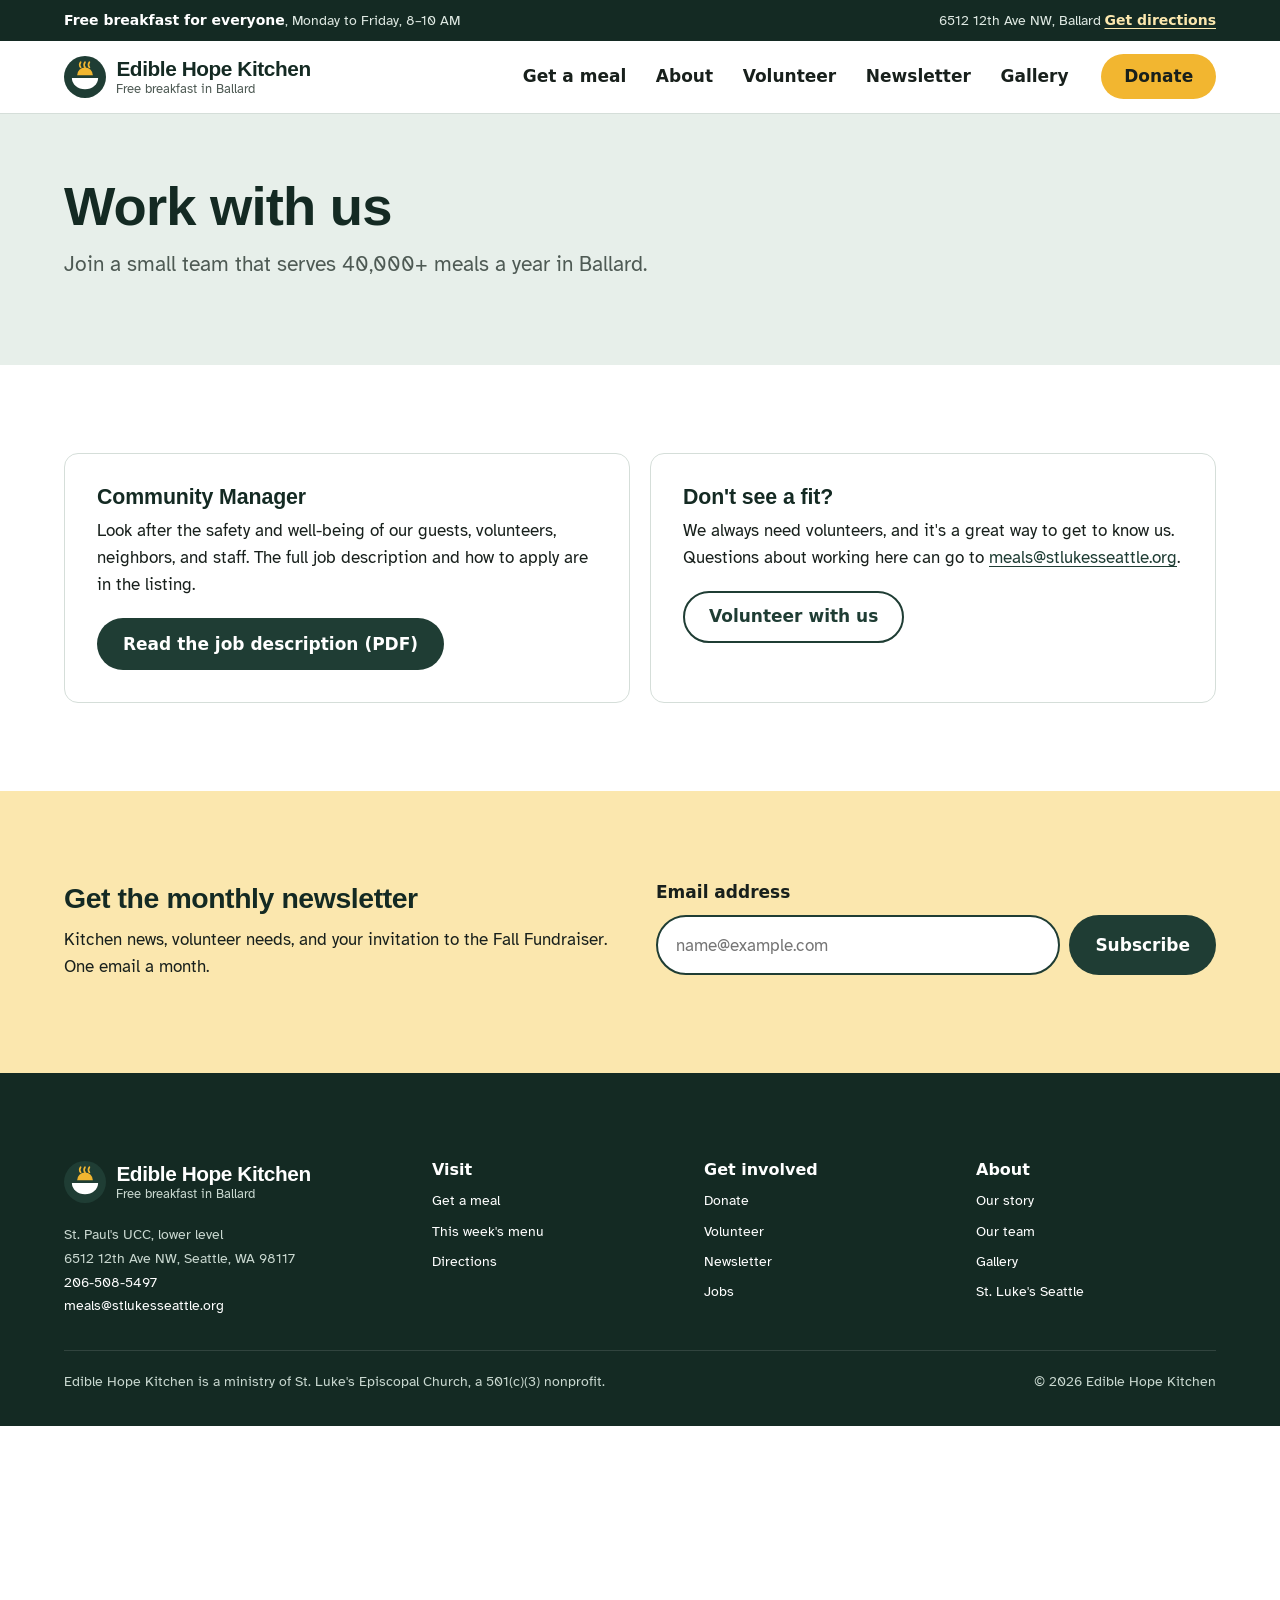
<file: job-opportunities/index.html>
<!doctype html><meta charset="utf-8"><title>Moved</title><link rel="canonical" href="../jobs.html"><meta http-equiv="refresh" content="0; url=../jobs.html"><p>This page has moved. <a href="../jobs.html">Continue</a>.</p>
</file>
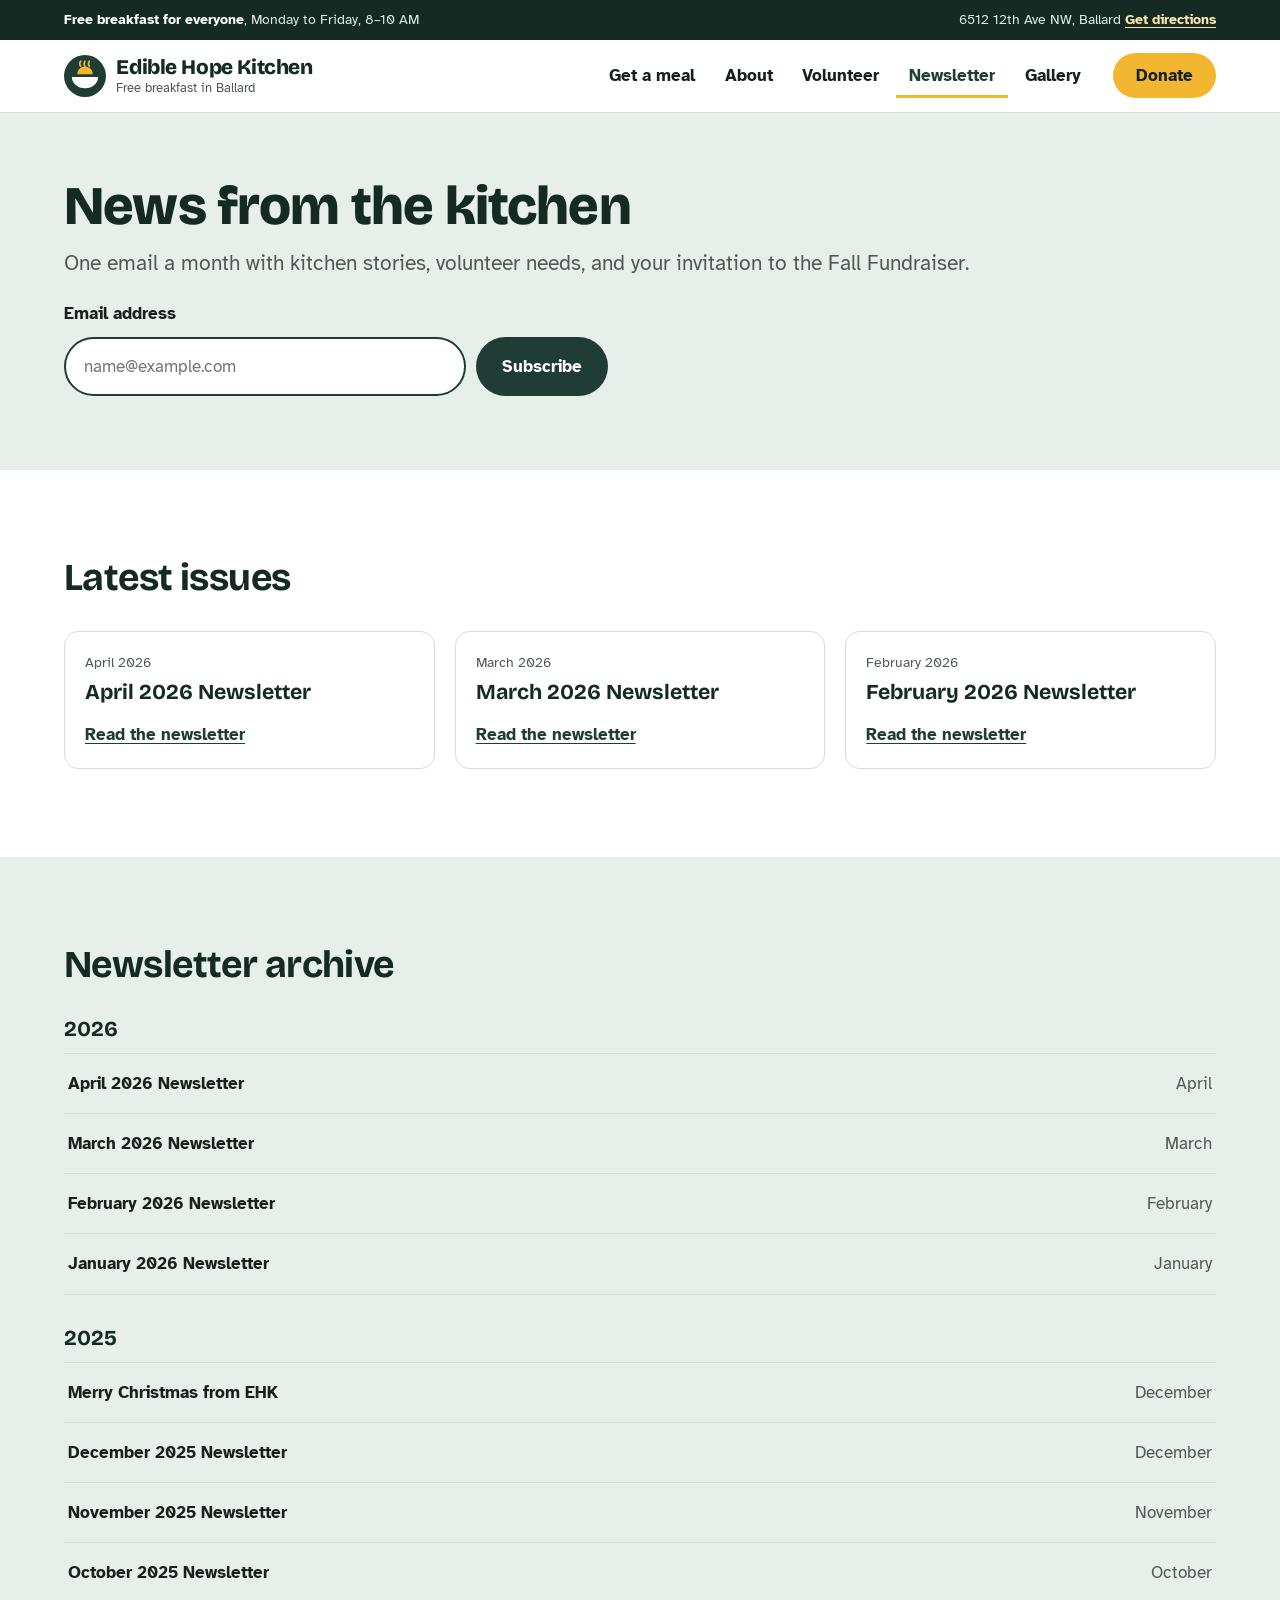
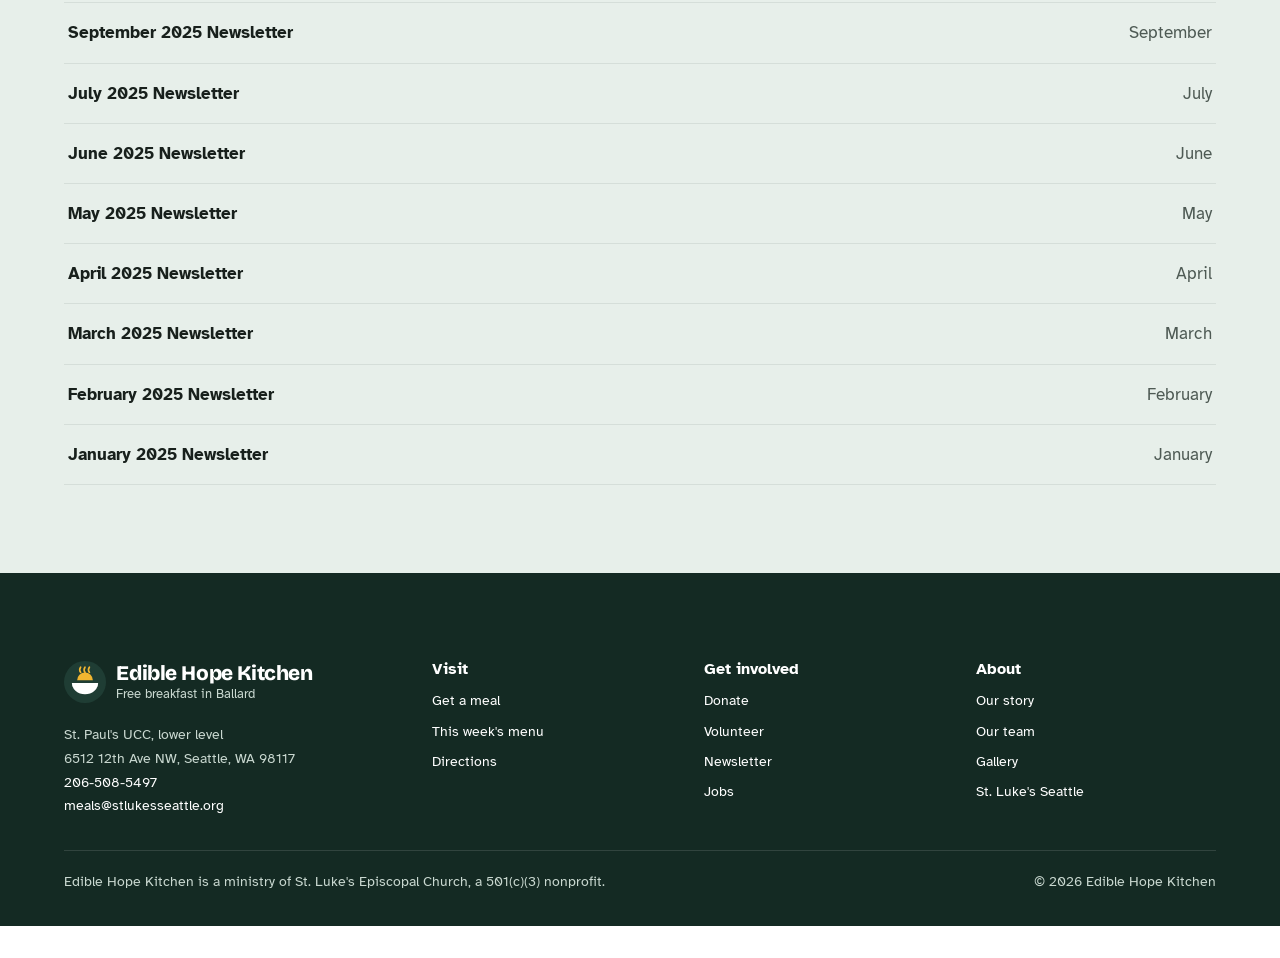
<file: newsletter-archive/index.html>
<!doctype html><meta charset="utf-8"><title>Moved</title><link rel="canonical" href="../newsletter.html"><meta http-equiv="refresh" content="0; url=../newsletter.html"><p>This page has moved. <a href="../newsletter.html">Continue</a>.</p>
</file>
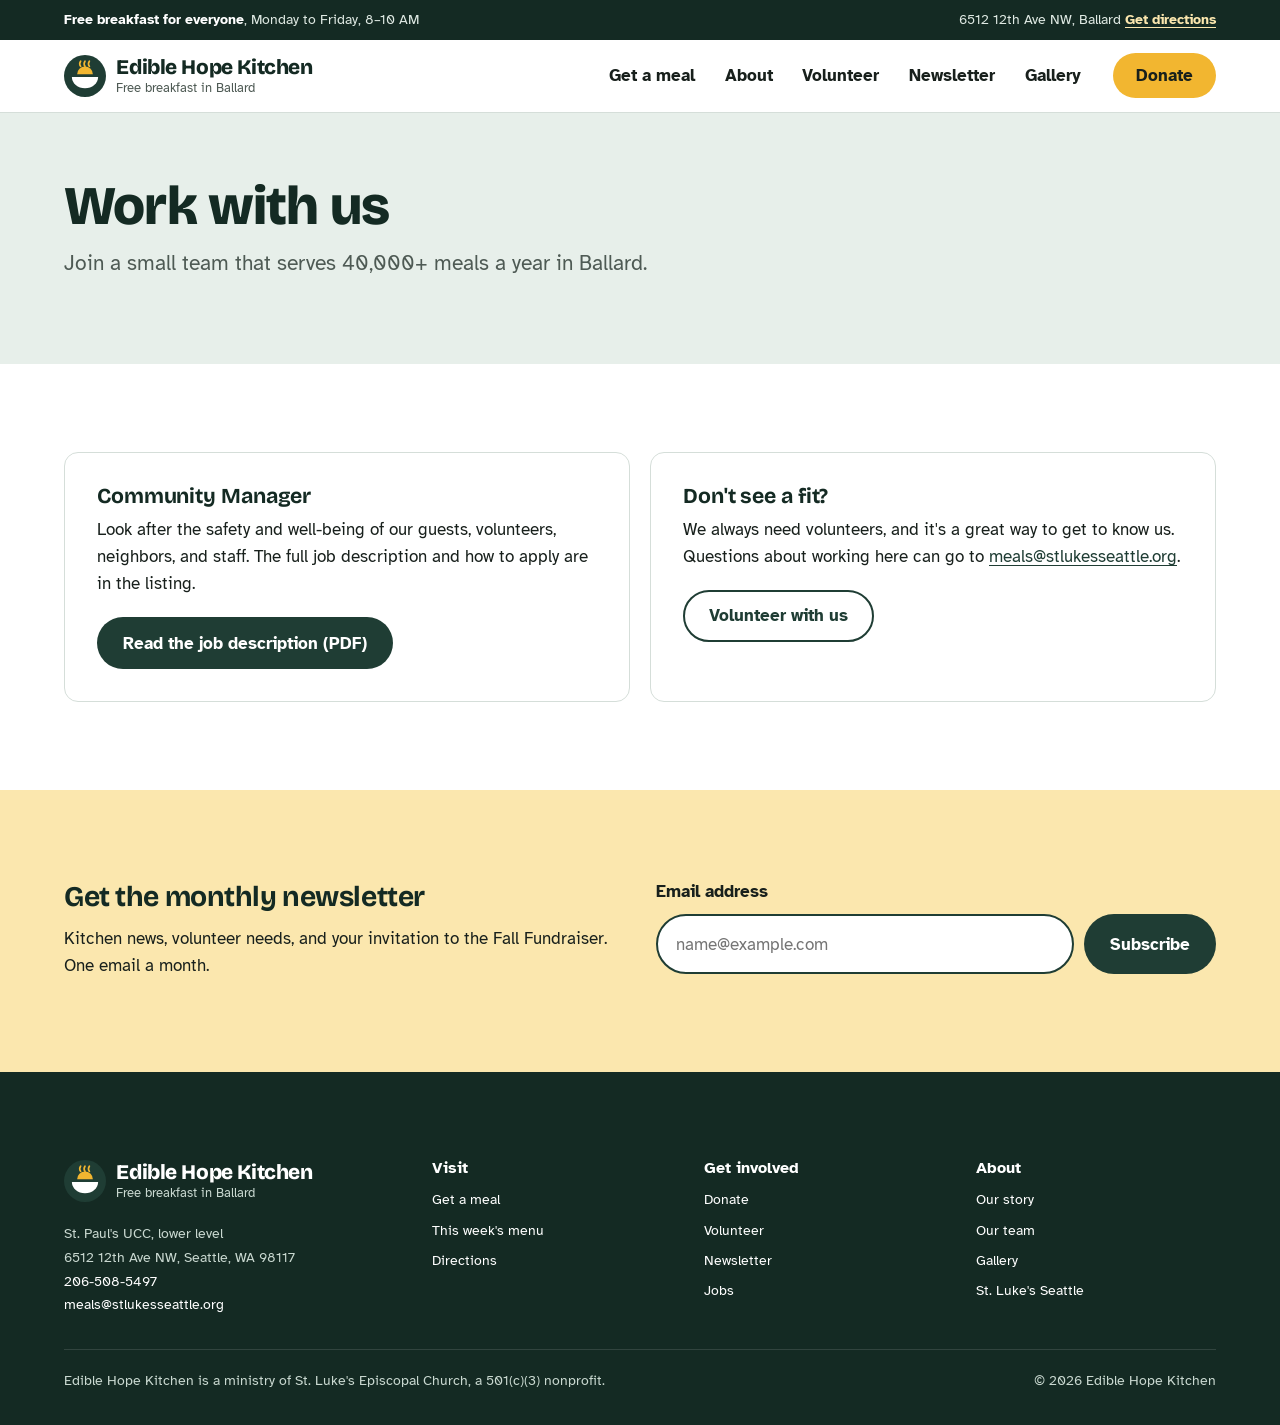
<file: jobs.html>
<!doctype html>
<html lang="en">
<head>
<meta charset="utf-8">
<meta name="viewport" content="width=device-width, initial-scale=1">
<title>Jobs | Edible Hope Kitchen</title>
<meta name="description" content="Job openings at Edible Hope Kitchen, a free breakfast program in Ballard, Seattle.">
<link rel="canonical" href="https://www.ediblehopekitchen.org/jobs.html">
<meta property="og:type" content="website">
<meta property="og:title" content="Jobs | Edible Hope Kitchen">
<meta property="og:description" content="Job openings at Edible Hope Kitchen, a free breakfast program in Ballard, Seattle.">
<meta property="og:image" content="https://images.squarespace-cdn.com/content/v1/62cde73f7ce0787bfe8d91c7/6194a007-853b-4a38-830d-6df1391f5b9d/IMG_7247.jpeg?format=1500w">
<meta name="twitter:card" content="summary_large_image">
<meta name="theme-color" content="#1f3d34">
<link rel="icon" href="assets/favicon.svg" type="image/svg+xml">
<link rel="preconnect" href="https://fonts.googleapis.com">
<link rel="preconnect" href="https://fonts.gstatic.com" crossorigin>
<link href="https://fonts.googleapis.com/css2?family=Atkinson+Hyperlegible:ital,wght@0,400;0,700;1,400&family=Bricolage+Grotesque:opsz,wght@12..96,600;12..96,700;12..96,800&display=swap" rel="stylesheet">
<link rel="stylesheet" href="assets/css/styles.css">
</head>
<body>
<a class="skip-link" href="#main">Skip to content</a>
<div class="utility"><div class="wrap">
  <span><strong>Free breakfast for everyone</strong>, Monday to Friday, 8–10 AM</span>
  <span>6512 12th Ave NW, Ballard <a href="https://www.google.com/maps/dir/?api=1&destination=6512+12th+Ave+NW+Seattle+WA+98117">Get directions</a></span>
</div></div>
<header class="site-header"><div class="wrap">
  <a class="brand" href="index.html"><svg viewBox="0 0 48 48" aria-hidden="true" focusable="false">
  <circle cx="24" cy="24" r="24" fill="#1f3d34"/>
  <path d="M15 22 a9 9 0 0 1 18 0 z" fill="#f2b630"/>
  <path d="M9 25 h30 a15 13 0 0 1 -30 0 z" fill="#fff"/>
  <path d="M19 11 q-2 -3 0 -6 M24 11 q-2 -3 0 -6 M29 11 q-2 -3 0 -6" stroke="#f2b630" stroke-width="2" fill="none" stroke-linecap="round" transform="translate(0 2)"/>
</svg><span class="brand-name">Edible Hope Kitchen<small>Free breakfast in Ballard</small></span></a>
  <nav class="nav" id="site-nav" aria-label="Main">
    <ul>
<li><a href="meals.html">Get a meal</a></li>
<li><a href="about.html">About</a></li>
<li><a href="volunteer.html">Volunteer</a></li>
<li><a href="newsletter.html">Newsletter</a></li>
<li><a href="gallery.html">Gallery</a></li>
    </ul>
  </nav>
  <a class="btn btn--donate header-donate" href="donate.html">Donate</a>
  <button class="nav-toggle" type="button" aria-expanded="false" aria-controls="site-nav">
    <span class="visually-hidden">Menu</span>
    <svg viewBox="0 0 24 24" aria-hidden="true"><path d="M3 6h18M3 12h18M3 18h18" stroke="currentColor" stroke-width="2.2" stroke-linecap="round"/></svg>
  </button>
</div></header>
<main id="main">

<section class="page-hero page-hero--plain"><div class="wrap">
  <div>
    <h1>Work with us</h1>
    <p class="lede">Join a small team that serves 40,000+ meals a year in Ballard.</p>
  </div>
</div></section>
<section class="section"><div class="wrap">
  <div class="panel-grid">
    <div class="panel">
      <h3>Community Manager</h3>
      <p>Look after the safety and well-being of our guests, volunteers, neighbors, and staff. The full job description and how to apply are in the listing.</p>
      <a class="btn btn--green" href="https://www.ediblehopekitchen.org/s/Community-Manager-Job-Description-and-listing.pdf">Read the job description (PDF)</a>
    </div>
    <div class="panel">
      <h3>Don't see a fit?</h3>
      <p>We always need volunteers, and it's a great way to get to know us. Questions about working here can go to <a href="mailto:meals@stlukesseattle.org">meals@stlukesseattle.org</a>.</p>
      <a class="btn btn--ghost" href="volunteer.html">Volunteer with us</a>
    </div>
  </div>
</div></section>

</main>
<section class="signup" aria-labelledby="signup-title"><div class="wrap">
  <div>
    <h2 id="signup-title">Get the monthly newsletter</h2>
    <p>Kitchen news, volunteer needs, and your invitation to the Fall Fundraiser. One email a month.</p>
  </div>
  <form class="signup-form" action="REPLACE_WITH_MAILCHIMP_FORM_URL" method="post" target="_blank" novalidate>
    <label for="email-band">Email address</label>
    <input type="email" id="email-band" name="EMAIL" autocomplete="email" placeholder="name@example.com" required>
    <div class="hp" aria-hidden="true"><input type="text" name="b_honeypot" tabindex="-1" value=""></div>
    <button class="btn btn--green" type="submit">Subscribe</button>
    <p class="form-msg" role="status"></p>
  </form>
</div></section>
<footer class="site-footer"><div class="wrap">
  <div class="footer-grid">
    <div class="footer-brand">
      <a class="brand" href="index.html"><svg viewBox="0 0 48 48" aria-hidden="true" focusable="false">
  <circle cx="24" cy="24" r="24" fill="#1f3d34"/>
  <path d="M15 22 a9 9 0 0 1 18 0 z" fill="#f2b630"/>
  <path d="M9 25 h30 a15 13 0 0 1 -30 0 z" fill="#fff"/>
  <path d="M19 11 q-2 -3 0 -6 M24 11 q-2 -3 0 -6 M29 11 q-2 -3 0 -6" stroke="#f2b630" stroke-width="2" fill="none" stroke-linecap="round" transform="translate(0 2)"/>
</svg><span class="brand-name">Edible Hope Kitchen<small>Free breakfast in Ballard</small></span></a>
      <address>
        St. Paul's UCC, lower level<br>6512 12th Ave NW, Seattle, WA 98117<br>
        <a href="tel:+12065085497">206-508-5497</a><br>
        <a href="mailto:meals@stlukesseattle.org">meals@stlukesseattle.org</a>
      </address>
    </div>
    <div>
      <h2>Visit</h2>
      <ul>
        <li><a href="meals.html">Get a meal</a></li>
        <li><a href="meals.html#menu">This week's menu</a></li>
        <li><a href="https://www.google.com/maps/dir/?api=1&destination=6512+12th+Ave+NW+Seattle+WA+98117">Directions</a></li>
      </ul>
    </div>
    <div>
      <h2>Get involved</h2>
      <ul>
        <li><a href="donate.html">Donate</a></li>
        <li><a href="volunteer.html">Volunteer</a></li>
        <li><a href="newsletter.html">Newsletter</a></li>
        <li><a href="jobs.html">Jobs</a></li>
      </ul>
    </div>
    <div>
      <h2>About</h2>
      <ul>
        <li><a href="about.html">Our story</a></li>
        <li><a href="about.html#team">Our team</a></li>
        <li><a href="gallery.html">Gallery</a></li>
        <li><a href="https://stlukesseattle.org/">St. Luke's Seattle</a></li>
      </ul>
    </div>
  </div>
  <div class="footer-base">
    <span>Edible Hope Kitchen is a ministry of St. Luke's Episcopal Church, a 501(c)(3) nonprofit.</span>
    <span>&copy; <span data-year>2026</span> Edible Hope Kitchen</span>
  </div>
</div></footer>
<div class="quickbar">
  <a class="btn btn--ghost" href="meals.html">Get a meal</a>
  <a class="btn btn--donate" href="donate.html">Donate</a>
</div>
<script src="assets/js/main.js" defer></script>
</body>
</html>
</file>
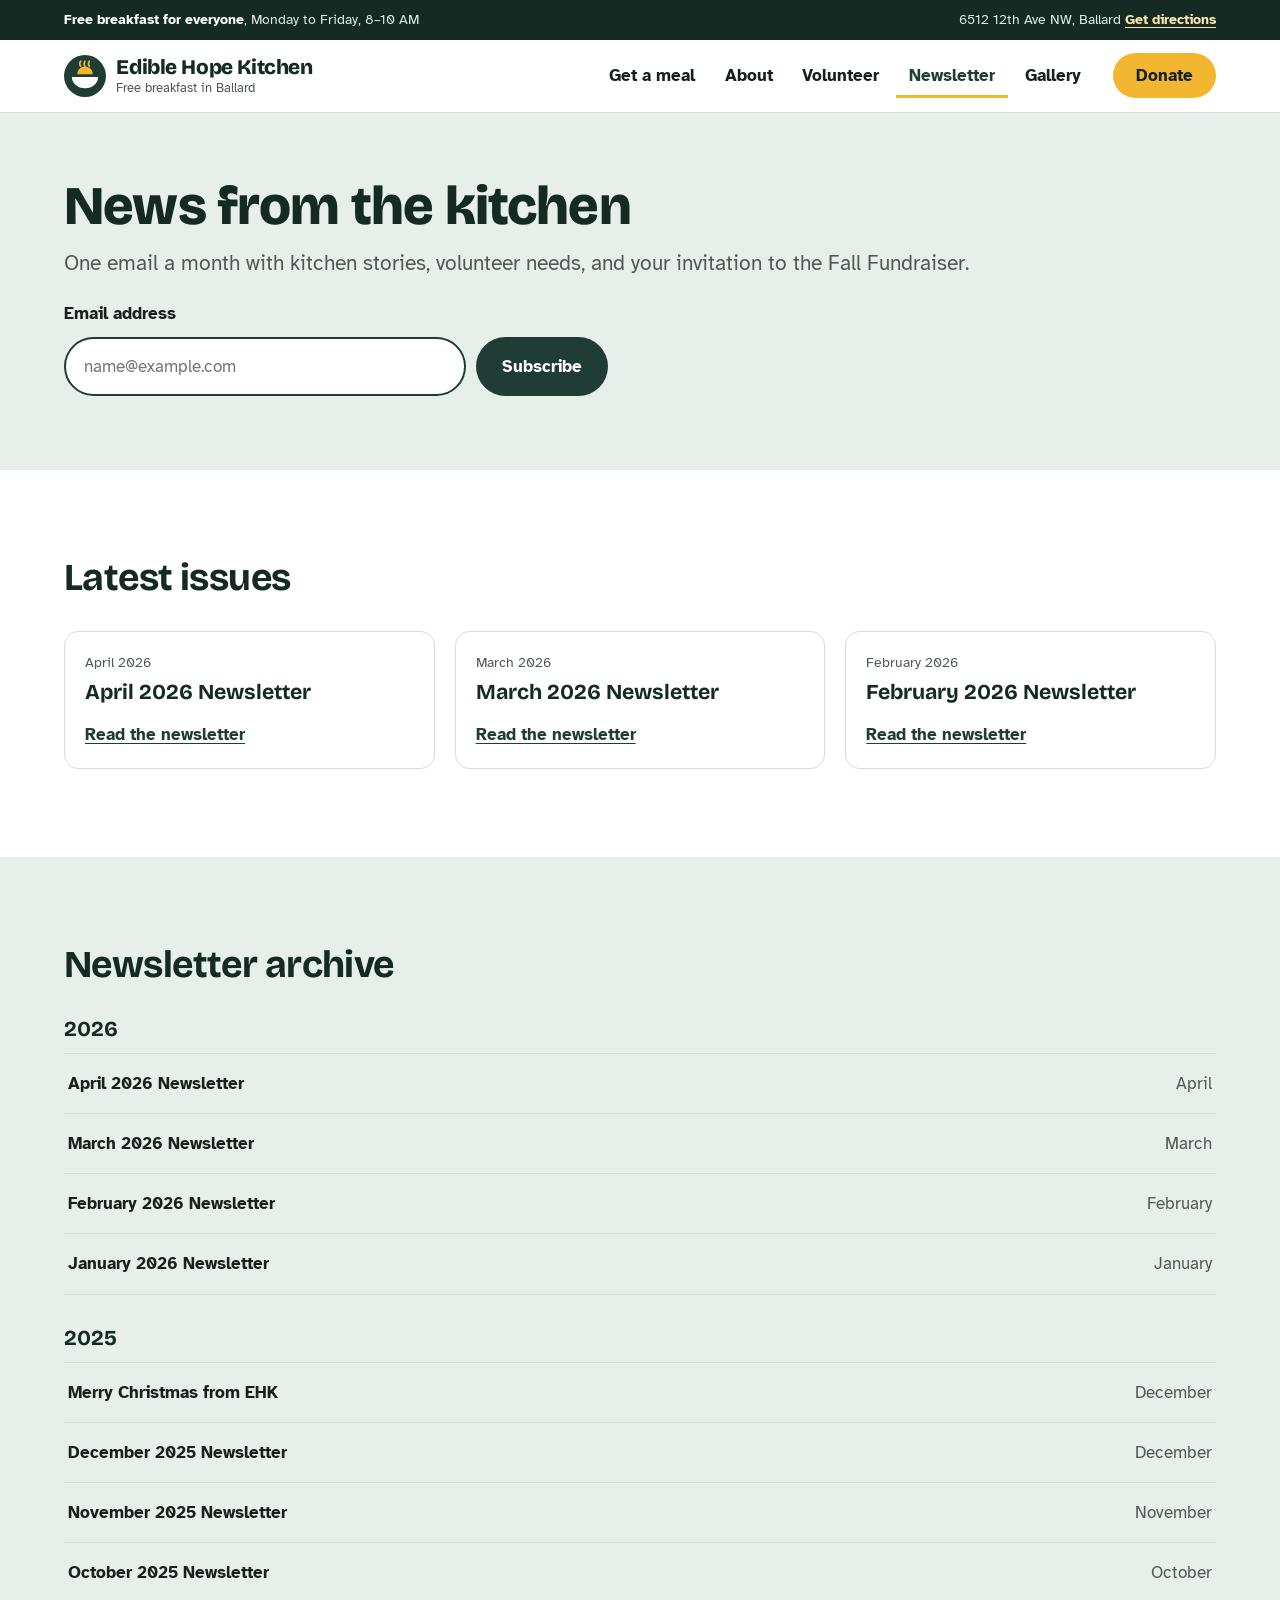
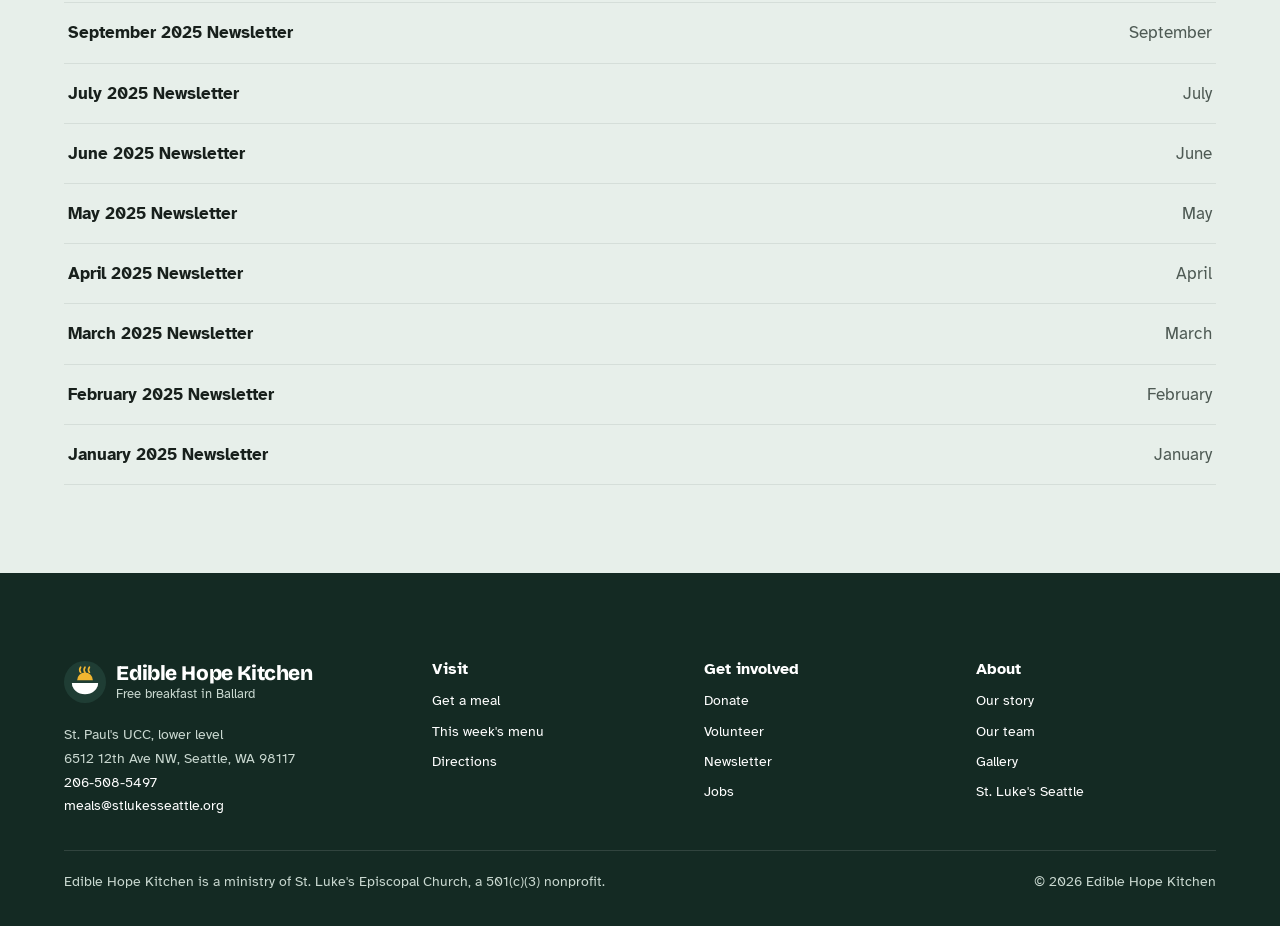
<file: newsletter.html>
<!doctype html>
<html lang="en">
<head>
<meta charset="utf-8">
<meta name="viewport" content="width=device-width, initial-scale=1">
<title>Newsletter | Edible Hope Kitchen</title>
<meta name="description" content="Read the Edible Hope Kitchen monthly newsletter and sign up for updates and Fall Fundraiser invitations.">
<link rel="canonical" href="https://www.ediblehopekitchen.org/newsletter.html">
<meta property="og:type" content="website">
<meta property="og:title" content="Newsletter | Edible Hope Kitchen">
<meta property="og:description" content="Read the Edible Hope Kitchen monthly newsletter and sign up for updates and Fall Fundraiser invitations.">
<meta property="og:image" content="https://images.squarespace-cdn.com/content/v1/62cde73f7ce0787bfe8d91c7/6194a007-853b-4a38-830d-6df1391f5b9d/IMG_7247.jpeg?format=1500w">
<meta name="twitter:card" content="summary_large_image">
<meta name="theme-color" content="#1f3d34">
<link rel="icon" href="assets/favicon.svg" type="image/svg+xml">
<link rel="preconnect" href="https://fonts.googleapis.com">
<link rel="preconnect" href="https://fonts.gstatic.com" crossorigin>
<link href="https://fonts.googleapis.com/css2?family=Atkinson+Hyperlegible:ital,wght@0,400;0,700;1,400&family=Bricolage+Grotesque:opsz,wght@12..96,600;12..96,700;12..96,800&display=swap" rel="stylesheet">
<link rel="stylesheet" href="assets/css/styles.css">
</head>
<body>
<a class="skip-link" href="#main">Skip to content</a>
<div class="utility"><div class="wrap">
  <span><strong>Free breakfast for everyone</strong>, Monday to Friday, 8–10 AM</span>
  <span>6512 12th Ave NW, Ballard <a href="https://www.google.com/maps/dir/?api=1&destination=6512+12th+Ave+NW+Seattle+WA+98117">Get directions</a></span>
</div></div>
<header class="site-header"><div class="wrap">
  <a class="brand" href="index.html"><svg viewBox="0 0 48 48" aria-hidden="true" focusable="false">
  <circle cx="24" cy="24" r="24" fill="#1f3d34"/>
  <path d="M15 22 a9 9 0 0 1 18 0 z" fill="#f2b630"/>
  <path d="M9 25 h30 a15 13 0 0 1 -30 0 z" fill="#fff"/>
  <path d="M19 11 q-2 -3 0 -6 M24 11 q-2 -3 0 -6 M29 11 q-2 -3 0 -6" stroke="#f2b630" stroke-width="2" fill="none" stroke-linecap="round" transform="translate(0 2)"/>
</svg><span class="brand-name">Edible Hope Kitchen<small>Free breakfast in Ballard</small></span></a>
  <nav class="nav" id="site-nav" aria-label="Main">
    <ul>
<li><a href="meals.html">Get a meal</a></li>
<li><a href="about.html">About</a></li>
<li><a href="volunteer.html">Volunteer</a></li>
<li><a href="newsletter.html" aria-current="page">Newsletter</a></li>
<li><a href="gallery.html">Gallery</a></li>
    </ul>
  </nav>
  <a class="btn btn--donate header-donate" href="donate.html">Donate</a>
  <button class="nav-toggle" type="button" aria-expanded="false" aria-controls="site-nav">
    <span class="visually-hidden">Menu</span>
    <svg viewBox="0 0 24 24" aria-hidden="true"><path d="M3 6h18M3 12h18M3 18h18" stroke="currentColor" stroke-width="2.2" stroke-linecap="round"/></svg>
  </button>
</div></header>
<main id="main">

<section class="page-hero page-hero--plain"><div class="wrap">
  <div>
    <h1>News from the kitchen</h1>
    <p class="lede">One email a month with kitchen stories, volunteer needs, and your invitation to the Fall Fundraiser.</p>
    <div style="max-width:34rem"><form class="signup-form" action="REPLACE_WITH_MAILCHIMP_FORM_URL" method="post" target="_blank" novalidate>
    <label for="email-page">Email address</label>
    <input type="email" id="email-page" name="EMAIL" autocomplete="email" placeholder="name@example.com" required>
    <div class="hp" aria-hidden="true"><input type="text" name="b_honeypot" tabindex="-1" value=""></div>
    <button class="btn btn--green" type="submit">Subscribe</button>
    <p class="form-msg" role="status"></p>
  </form></div>
  </div>
</div></section>

<section class="section" aria-labelledby="latest-title"><div class="wrap">
  <div class="section-head"><h2 id="latest-title">Latest issues</h2></div>
  <ul class="news"><li><a href="https://us2.campaign-archive.com/?u=493e8e3e1410eb2013689ea97&id=fe56161d2b"><span class="when">April 2026</span><span class="title">April 2026 Newsletter</span><span class="read">Read the newsletter</span></a></li><li><a href="https://us2.campaign-archive.com/?u=493e8e3e1410eb2013689ea97&id=42ba90fe1f"><span class="when">March 2026</span><span class="title">March 2026 Newsletter</span><span class="read">Read the newsletter</span></a></li><li><a href="https://us2.campaign-archive.com/?u=493e8e3e1410eb2013689ea97&id=7e9d0e3e11"><span class="when">February 2026</span><span class="title">February 2026 Newsletter</span><span class="read">Read the newsletter</span></a></li></ul>
</div></section>

<section class="section section--mint" aria-labelledby="archive-title"><div class="wrap">
  <h2 id="archive-title">Newsletter archive</h2>
  <h3 class="archive-year">2026</h3><ul class="archive"><li><a href="https://us2.campaign-archive.com/?u=493e8e3e1410eb2013689ea97&id=fe56161d2b">April 2026 Newsletter<span>April</span></a></li><li><a href="https://us2.campaign-archive.com/?u=493e8e3e1410eb2013689ea97&id=42ba90fe1f">March 2026 Newsletter<span>March</span></a></li><li><a href="https://us2.campaign-archive.com/?u=493e8e3e1410eb2013689ea97&id=7e9d0e3e11">February 2026 Newsletter<span>February</span></a></li><li><a href="https://us2.campaign-archive.com/?u=493e8e3e1410eb2013689ea97&id=2916a1fe24">January 2026 Newsletter<span>January</span></a></li></ul><h3 class="archive-year">2025</h3><ul class="archive"><li><a href="https://us2.campaign-archive.com/?u=493e8e3e1410eb2013689ea97&id=ebd017c9a1">Merry Christmas from EHK<span>December</span></a></li><li><a href="https://us2.campaign-archive.com/?u=493e8e3e1410eb2013689ea97&id=f7a40b6066">December 2025 Newsletter<span>December</span></a></li><li><a href="https://us2.campaign-archive.com/?u=493e8e3e1410eb2013689ea97&id=6443ca6d33">November 2025 Newsletter<span>November</span></a></li><li><a href="https://us2.campaign-archive.com/?u=493e8e3e1410eb2013689ea97&id=f760a1cf6b">October 2025 Newsletter<span>October</span></a></li><li><a href="https://us2.campaign-archive.com/?u=493e8e3e1410eb2013689ea97&id=3c8382aaa0">September 2025 Newsletter<span>September</span></a></li><li><a href="https://us2.campaign-archive.com/?u=493e8e3e1410eb2013689ea97&id=48582d1042">July 2025 Newsletter<span>July</span></a></li><li><a href="https://us2.campaign-archive.com/?u=493e8e3e1410eb2013689ea97&id=3f69b7b874">June 2025 Newsletter<span>June</span></a></li><li><a href="https://us2.campaign-archive.com/?u=493e8e3e1410eb2013689ea97&id=2e779e7b0b">May 2025 Newsletter<span>May</span></a></li><li><a href="https://us2.campaign-archive.com/?u=493e8e3e1410eb2013689ea97&id=9346a94634">April 2025 Newsletter<span>April</span></a></li><li><a href="https://us2.campaign-archive.com/?u=493e8e3e1410eb2013689ea97&id=2f0ef83096">March 2025 Newsletter<span>March</span></a></li><li><a href="https://us2.campaign-archive.com/?u=493e8e3e1410eb2013689ea97&id=3e6a4bd709">February 2025 Newsletter<span>February</span></a></li><li><a href="https://us2.campaign-archive.com/?u=493e8e3e1410eb2013689ea97&id=f651f0f227">January 2025 Newsletter<span>January</span></a></li></ul>
</div></section>

</main>

<footer class="site-footer"><div class="wrap">
  <div class="footer-grid">
    <div class="footer-brand">
      <a class="brand" href="index.html"><svg viewBox="0 0 48 48" aria-hidden="true" focusable="false">
  <circle cx="24" cy="24" r="24" fill="#1f3d34"/>
  <path d="M15 22 a9 9 0 0 1 18 0 z" fill="#f2b630"/>
  <path d="M9 25 h30 a15 13 0 0 1 -30 0 z" fill="#fff"/>
  <path d="M19 11 q-2 -3 0 -6 M24 11 q-2 -3 0 -6 M29 11 q-2 -3 0 -6" stroke="#f2b630" stroke-width="2" fill="none" stroke-linecap="round" transform="translate(0 2)"/>
</svg><span class="brand-name">Edible Hope Kitchen<small>Free breakfast in Ballard</small></span></a>
      <address>
        St. Paul's UCC, lower level<br>6512 12th Ave NW, Seattle, WA 98117<br>
        <a href="tel:+12065085497">206-508-5497</a><br>
        <a href="mailto:meals@stlukesseattle.org">meals@stlukesseattle.org</a>
      </address>
    </div>
    <div>
      <h2>Visit</h2>
      <ul>
        <li><a href="meals.html">Get a meal</a></li>
        <li><a href="meals.html#menu">This week's menu</a></li>
        <li><a href="https://www.google.com/maps/dir/?api=1&destination=6512+12th+Ave+NW+Seattle+WA+98117">Directions</a></li>
      </ul>
    </div>
    <div>
      <h2>Get involved</h2>
      <ul>
        <li><a href="donate.html">Donate</a></li>
        <li><a href="volunteer.html">Volunteer</a></li>
        <li><a href="newsletter.html">Newsletter</a></li>
        <li><a href="jobs.html">Jobs</a></li>
      </ul>
    </div>
    <div>
      <h2>About</h2>
      <ul>
        <li><a href="about.html">Our story</a></li>
        <li><a href="about.html#team">Our team</a></li>
        <li><a href="gallery.html">Gallery</a></li>
        <li><a href="https://stlukesseattle.org/">St. Luke's Seattle</a></li>
      </ul>
    </div>
  </div>
  <div class="footer-base">
    <span>Edible Hope Kitchen is a ministry of St. Luke's Episcopal Church, a 501(c)(3) nonprofit.</span>
    <span>&copy; <span data-year>2026</span> Edible Hope Kitchen</span>
  </div>
</div></footer>
<div class="quickbar">
  <a class="btn btn--ghost" href="meals.html">Get a meal</a>
  <a class="btn btn--donate" href="donate.html">Donate</a>
</div>
<script src="assets/js/main.js" defer></script>
</body>
</html>
</file>
<file: assets/css/styles.css>
/* Edible Hope Kitchen — site styles
   Palette and type tokens live here; change them once and the whole site follows. */

:root {
  --evergreen: #1f3d34;
  --evergreen-deep: #142a23;
  --yolk: #f2b630;
  --yolk-soft: #fbe7ae;
  --mint: #e7efea;
  --paper: #ffffff;
  --ink: #18201c;
  --muted: #4e5a54;
  --line: #d5ded9;

  --font-display: "Bricolage Grotesque", "Avenir Next", "Segoe UI", sans-serif;
  --font-body: "Atkinson Hyperlegible", "Segoe UI", system-ui, sans-serif;

  /* Type scale (perfect fourth, 1.333) */
  --step--1: 0.875rem;
  --step-0: 1.0625rem;
  --step-1: 1.333rem;
  --step-2: 1.777rem;
  --step-3: 2.369rem;
  --step-4: clamp(2.4rem, 5.2vw, 3.9rem);

  --space-s: 0.75rem;
  --space-m: 1.25rem;
  --space-l: 2rem;
  --space-xl: clamp(3rem, 7vw, 5.5rem);

  --wrap: 72rem;
  --radius: 14px;
}

*, *::before, *::after { box-sizing: border-box; }

html { -webkit-text-size-adjust: 100%; scroll-behavior: smooth; }
@media (prefers-reduced-motion: reduce) {
  html { scroll-behavior: auto; }
  *, *::before, *::after { animation: none !important; transition: none !important; }
}

body {
  margin: 0;
  font-family: var(--font-body);
  font-size: var(--step-0);
  line-height: 1.6;
  color: var(--ink);
  background: var(--paper);
}

img { max-width: 100%; display: block; height: auto; }

h1, h2, h3 {
  font-family: var(--font-display);
  line-height: 1.08;
  letter-spacing: -0.015em;
  margin: 0 0 var(--space-s);
  color: var(--evergreen-deep);
}
h1 { font-size: var(--step-4); font-weight: 800; }
h2 { font-size: var(--step-3); font-weight: 700; }
h3 { font-size: var(--step-1); font-weight: 700; letter-spacing: -0.005em; }
p { margin: 0 0 var(--space-m); max-width: 65ch; }
.lede { font-size: var(--step-1); line-height: 1.5; color: var(--muted); }

a { color: var(--evergreen); text-underline-offset: 0.18em; text-decoration-thickness: 1px; }
a:hover { text-decoration-thickness: 2px; }

:focus-visible {
  outline: 3px solid var(--yolk);
  outline-offset: 3px;
  border-radius: 4px;
}

.wrap { width: min(100% - 2.5rem, var(--wrap)); margin-inline: auto; }
.section { padding-block: var(--space-xl); }
.section--mint { background: var(--mint); }
.section--green { background: var(--evergreen); color: #e9f1ed; }
.section--green h2, .section--green h3 { color: #fff; }
.section--green a:not(.btn) { color: var(--yolk-soft); }
.section-head { margin-bottom: var(--space-l); }
.section-head p { color: var(--muted); }
.section--green .section-head p { color: #c9d8d0; }

.skip-link {
  position: absolute; left: 1rem; top: -4rem; z-index: 100;
  background: var(--yolk); color: var(--ink); padding: 0.6rem 1rem; border-radius: 8px;
  font-weight: 700;
}
.skip-link:focus { top: 1rem; }

/* ---------- Buttons ---------- */
.btn {
  display: inline-flex; align-items: center; justify-content: center; gap: 0.5rem;
  font-family: var(--font-body); font-weight: 700; font-size: var(--step-0);
  line-height: 1; text-decoration: none;
  padding: 0.95rem 1.5rem; border-radius: 999px; border: 2px solid transparent;
  cursor: pointer; transition: background-color .15s ease, color .15s ease, border-color .15s ease;
}
.btn--donate { background: var(--yolk); color: var(--ink); }
.btn--donate:hover { background: #e5a512; }
.btn--green { background: var(--evergreen); color: #fff; }
.btn--green:hover { background: var(--evergreen-deep); }
.btn--ghost { border-color: currentColor; color: var(--evergreen); background: transparent; }
.btn--ghost:hover { background: var(--evergreen); border-color: var(--evergreen); color: #fff; }
.section--green .btn--ghost { color: #fff; }
.section--green .btn--ghost:hover { background: #fff; color: var(--evergreen); border-color: #fff; }
.btn-row { display: flex; flex-wrap: wrap; gap: var(--space-s); }

/* ---------- Utility bar + header ---------- */
.utility {
  background: var(--evergreen-deep); color: #dfe9e3; font-size: var(--step--1);
}
.utility .wrap { display: flex; flex-wrap: wrap; gap: 0.25rem 1.25rem; justify-content: space-between; padding-block: 0.55rem; }
.utility a { color: var(--yolk-soft); font-weight: 700; }
.utility strong { color: #fff; }

.site-header {
  position: sticky; top: 0; z-index: 50;
  background: rgba(255,255,255,0.97);
  border-bottom: 1px solid var(--line);
}
.site-header .wrap { display: flex; align-items: center; gap: var(--space-m); min-height: 4.5rem; }

.brand { display: inline-flex; align-items: center; gap: 0.65rem; text-decoration: none; color: var(--evergreen-deep); margin-right: auto; }
.brand svg { width: 42px; height: 42px; flex: none; }
.brand-name { font-family: var(--font-display); font-weight: 800; font-size: 1.3rem; line-height: 1; letter-spacing: -0.02em; }
.brand-name small { display: block; font-family: var(--font-body); font-weight: 400; font-size: 0.8rem; letter-spacing: 0; color: var(--muted); margin-top: 0.2rem; }

.nav ul { list-style: none; display: flex; gap: 0.25rem; margin: 0; padding: 0; }
.nav a {
  display: block; padding: 0.55rem 0.8rem; border-radius: 8px;
  color: var(--ink); text-decoration: none; font-weight: 700;
}
.nav a:hover { background: var(--mint); }
.nav a[aria-current="page"] { color: var(--evergreen); box-shadow: inset 0 -3px 0 var(--yolk); border-radius: 0; }

.header-donate { padding: 0.75rem 1.3rem; }

.nav-toggle {
  display: none; background: none; border: 2px solid var(--line); border-radius: 10px;
  width: 46px; height: 46px; cursor: pointer; color: var(--ink);
}
.nav-toggle svg { width: 22px; height: 22px; margin: auto; }

@media (max-width: 920px) {
  .nav-toggle { display: grid; place-items: center; order: 3; }
  .header-donate { order: 2; padding: 0.7rem 1.1rem; }
  .nav {
    position: absolute; left: 0; right: 0; top: 100%;
    background: #fff; border-bottom: 1px solid var(--line);
    display: none;
  }
  .nav.is-open { display: block; }
  .nav ul { flex-direction: column; padding: 0.5rem 1.25rem 1.25rem; }
  .nav a { padding: 0.85rem 0.5rem; font-size: 1.1rem; border-bottom: 1px solid var(--mint); border-radius: 0; }
  .nav a[aria-current="page"] { box-shadow: inset 4px 0 0 var(--yolk); padding-left: 0.9rem; }
}
@media (max-width: 420px) {
  .brand-name small { display: none; }
  .brand svg { width: 36px; height: 36px; }
}

/* ---------- Hero (home) ---------- */
.hero { padding-block: clamp(2.5rem, 6vw, 4.5rem) var(--space-xl); overflow: hidden; }
.hero .wrap { display: grid; grid-template-columns: 1.1fr 0.9fr; gap: var(--space-l); align-items: center; }
.hero h1 { max-width: 13ch; }
.hero .lede { margin-bottom: var(--space-l); }

.open-sign {
  display: inline-grid; grid-template-columns: auto 1fr; gap: 0.2rem 0.85rem; align-items: center;
  background: var(--evergreen); color: #fff; border-radius: var(--radius);
  padding: 1rem 1.25rem 1.05rem; margin-bottom: var(--space-l);
  max-width: 30rem;
}
.open-sign .dot {
  grid-column: 1; grid-row: 1 / 3; width: 14px; height: 14px; border-radius: 50%;
  background: #8fa79b; box-shadow: 0 0 0 5px rgba(255,255,255,0.08);
}
.open-sign.is-open .dot { background: #7be0a4; box-shadow: 0 0 0 5px rgba(123,224,164,0.22); animation: pulse 2.4s ease-in-out infinite; }
@keyframes pulse { 50% { box-shadow: 0 0 0 9px rgba(123,224,164,0.05); } }
.open-sign .status, .open-sign .detail { grid-column: 2; }
.open-sign .status { font-family: var(--font-display); font-weight: 700; font-size: var(--step-1); line-height: 1.15; }
.open-sign .detail { color: #c9d8d0; font-size: var(--step--1); }

.plate { position: relative; justify-self: center; width: min(100%, 30rem); aspect-ratio: 1; }
.plate::before {
  content: ""; position: absolute; inset: -4%; border-radius: 50%;
  background: var(--yolk); z-index: 0;
}
.plate img {
  position: relative; z-index: 1; width: 100%; height: 100%; object-fit: cover;
  border-radius: 50%; border: 10px solid #fff;
}

@media (max-width: 820px) {
  .hero .wrap { grid-template-columns: 1fr; }
  .plate { width: min(70%, 18rem); margin-top: var(--space-m); }
  .hero h1 { max-width: 16ch; }
}

/* ---------- Page hero (inner pages) ---------- */
.page-hero { background: var(--mint); padding-block: clamp(2.5rem, 6vw, 4rem); }
.page-hero .wrap { display: grid; grid-template-columns: 1.2fr 0.8fr; gap: var(--space-l); align-items: center; }
.page-hero h1 { font-size: clamp(2.2rem, 4.6vw, 3.4rem); }
.page-hero img { border-radius: var(--radius); aspect-ratio: 4/3; object-fit: cover; width: 100%; }
.page-hero--plain .wrap { grid-template-columns: 1fr; }
@media (max-width: 760px) { .page-hero .wrap { grid-template-columns: 1fr; } }

/* ---------- Stats ---------- */
.stats { display: grid; grid-template-columns: repeat(3, 1fr); gap: var(--space-l); margin: 0; }
.stat { border-left: 4px solid var(--yolk); padding-left: var(--space-m); }
.stat dt { order: 2; color: #c9d8d0; }
.stat dd { margin: 0; font-family: var(--font-display); font-weight: 800; font-size: clamp(2.4rem, 5vw, 3.4rem); line-height: 1; color: #fff; letter-spacing: -0.03em; }
.stat { display: flex; flex-direction: column; gap: 0.4rem; }
@media (max-width: 680px) { .stats { grid-template-columns: 1fr; gap: var(--space-m); } }

/* ---------- Split layouts ---------- */
.split { display: grid; grid-template-columns: 1fr 1fr; gap: var(--space-xl); align-items: center; }
.split--wide-text { grid-template-columns: 1.15fr 0.85fr; }
.split img { border-radius: var(--radius); width: 100%; aspect-ratio: 4/3; object-fit: cover; }
@media (max-width: 820px) { .split, .split--wide-text { grid-template-columns: 1fr; gap: var(--space-l); } }

/* ---------- Menu ---------- */
.week { list-style: none; margin: 0 0 var(--space-l); padding: 0; display: grid; grid-template-columns: 2.4fr 1fr; gap: 0.5rem; }
.week li { background: #fff; border-radius: 10px; padding: 0.9rem 0.85rem; border: 1px solid var(--line); }
.week .day { font-family: var(--font-display); font-weight: 700; color: var(--evergreen); display: block; }
.week .dish { color: var(--muted); }
.week li.friday { background: var(--yolk-soft); border-color: #efd27f; }
@media (max-width: 560px) { .week { grid-template-columns: 1fr; } }

.ticks { list-style: none; padding: 0; margin: 0 0 var(--space-m); columns: 2; column-gap: var(--space-l); }
.ticks li { padding-left: 1.6rem; position: relative; margin-bottom: 0.45rem; break-inside: avoid; }
.ticks li::before {
  content: ""; position: absolute; left: 0; top: 0.5em; width: 0.7rem; height: 0.7rem;
  border-radius: 50%; background: var(--yolk);
}
.ticks--one { columns: 1; }
@media (max-width: 520px) { .ticks { columns: 1; } }

/* ---------- Ways to help (home) ---------- */
.ways { display: grid; grid-template-columns: 1.3fr 1fr; gap: var(--space-m); }
.way { border-radius: var(--radius); padding: var(--space-l); display: flex; flex-direction: column; }
.way p { color: inherit; }
.way .btn { margin-top: auto; align-self: flex-start; }
.way--give { background: var(--evergreen); color: #e9f1ed; grid-row: span 2; position: relative; overflow: hidden; }
.way--give h3 { color: #fff; font-size: var(--step-2); }
.way--give img { border-radius: 10px; aspect-ratio: 16/9; object-fit: cover; margin-bottom: var(--space-m); }
.way--plain { background: #fff; border: 1px solid var(--line); }
@media (max-width: 760px) { .ways { grid-template-columns: 1fr; } .way--give { grid-row: auto; } }

/* ---------- Quote ---------- */
.quote { font-family: var(--font-display); font-weight: 700; font-size: clamp(1.8rem, 3.8vw, 2.8rem); line-height: 1.12; letter-spacing: -0.02em; color: var(--evergreen-deep); margin: 0 0 var(--space-m); max-width: 18ch; }
.quote-mark { display: block; width: 3rem; height: 6px; background: var(--yolk); border-radius: 3px; margin-bottom: var(--space-m); }

/* ---------- News list ---------- */
.news { list-style: none; padding: 0; margin: 0; display: grid; grid-template-columns: repeat(3, 1fr); gap: var(--space-m); }
.news a {
  display: flex; flex-direction: column; gap: 0.35rem; height: 100%;
  padding: var(--space-m); border-radius: var(--radius); background: #fff; border: 1px solid var(--line);
  text-decoration: none; color: var(--ink);
}
.news a:hover { border-color: var(--evergreen); }
.news .when { color: var(--muted); font-size: var(--step--1); }
.news .title { font-family: var(--font-display); font-weight: 700; font-size: var(--step-1); color: var(--evergreen-deep); line-height: 1.2; }
.news .read { margin-top: auto; padding-top: 0.6rem; font-weight: 700; color: var(--evergreen); text-decoration: underline; text-underline-offset: 0.18em; }
@media (max-width: 760px) { .news { grid-template-columns: 1fr; } }

.archive { list-style: none; padding: 0; margin: 0; border-top: 1px solid var(--line); }
.archive li { border-bottom: 1px solid var(--line); }
.archive a { display: flex; justify-content: space-between; gap: 1rem; padding: 1rem 0.25rem; text-decoration: none; color: var(--ink); font-weight: 700; }
.archive a:hover { color: var(--evergreen); background: var(--mint); }
.archive span { color: var(--muted); font-weight: 400; }
.archive-year { margin-top: var(--space-l); }

/* ---------- Visit ---------- */
.visit { display: grid; grid-template-columns: 0.9fr 1.1fr; gap: var(--space-l); align-items: stretch; }
.visit-card { background: #fff; border-radius: var(--radius); padding: var(--space-l); border: 1px solid var(--line); }
.visit-card dl { margin: 0 0 var(--space-l); display: grid; gap: var(--space-m); }
.visit-card dt { font-weight: 700; color: var(--evergreen); }
.visit-card dd { margin: 0; }
.map { border: 0; width: 100%; height: 100%; min-height: 22rem; border-radius: var(--radius); background: var(--line); }
@media (max-width: 820px) { .visit { grid-template-columns: 1fr; } }

/* ---------- Generic panels ---------- */
.panel-grid { display: grid; grid-template-columns: repeat(auto-fit, minmax(16rem, 1fr)); gap: var(--space-m); }
.panel { background: #fff; border: 1px solid var(--line); border-radius: var(--radius); padding: var(--space-l); }
.panel-grid--give { grid-template-columns: 1.15fr 1fr 1fr; }
.panel-grid--give .panel--feature { grid-row: span 2; }
@media (max-width: 900px) { .panel-grid--give { grid-template-columns: 1fr 1fr; } .panel-grid--give .panel--feature { grid-row: auto; grid-column: 1 / -1; } }
@media (max-width: 560px) { .panel-grid--give { grid-template-columns: 1fr; } }
.section--mint .panel { border-color: transparent; }
.panel h3 { margin-bottom: 0.5rem; }
.panel p:last-child { margin-bottom: 0; }
.panel--feature { background: var(--evergreen); color: #e9f1ed; border: none; }
.panel--feature h3, .panel--feature h2 { color: #fff; }
.panel--feature a:not(.btn) { color: var(--yolk-soft); }

.address { font-style: normal; background: var(--mint); border-radius: 10px; padding: 1rem 1.15rem; margin-bottom: var(--space-m); line-height: 1.5; }
.panel--feature .address { background: rgba(255,255,255,0.08); }

.note { font-size: var(--step--1); color: var(--muted); }

/* Steps (volunteer) — a real sequence, so numbering is meaningful */
.steps { list-style: none; counter-reset: step; padding: 0; margin: 0; display: grid; gap: var(--space-m); }
.steps li { counter-increment: step; display: grid; grid-template-columns: 2.6rem 1fr; gap: var(--space-m); align-items: start; }
.steps li::before {
  content: counter(step); display: grid; place-items: center; width: 2.6rem; height: 2.6rem; border-radius: 50%;
  background: var(--yolk); font-family: var(--font-display); font-weight: 800; font-size: 1.2rem;
}
.steps h3 { margin: 0.35rem 0 0.25rem; }
.steps p { margin: 0; }

/* FAQ */
.faq details { border-bottom: 1px solid var(--line); }
.faq summary { cursor: pointer; padding: 1.1rem 0.25rem; font-weight: 700; font-size: var(--step-1); font-family: var(--font-display); color: var(--evergreen-deep); list-style: none; display: flex; justify-content: space-between; gap: 1rem; }
.faq summary::-webkit-details-marker { display: none; }
.faq summary::after { content: "+"; font-size: 1.6rem; line-height: 1; color: var(--evergreen); }
.faq details[open] summary::after { content: "–"; }
.faq details > div { padding: 0 0.25rem 1.1rem; }

/* Team */
.team { display: grid; grid-template-columns: repeat(auto-fit, minmax(18rem, 1fr)); gap: var(--space-l); }
.person img { width: 100%; aspect-ratio: 1; object-fit: cover; border-radius: 50%; max-width: 13rem; margin-bottom: var(--space-m); border: 6px solid var(--yolk-soft); }
.person .role { color: var(--muted); margin-bottom: var(--space-s); }

/* Gallery */
.gallery { columns: 3 16rem; column-gap: var(--space-s); }
.gallery button {
  display: block; width: 100%; padding: 0; margin: 0 0 var(--space-s); border: 0; background: var(--mint);
  border-radius: 10px; overflow: hidden; cursor: zoom-in; break-inside: avoid;
}
.gallery img { width: 100%; transition: transform .3s ease; }
.gallery button:hover img { transform: scale(1.03); }
.lightbox { border: 0; padding: 0; background: transparent; max-width: 100vw; max-height: 100vh; width: 100vw; height: 100vh; }
.lightbox::backdrop { background: rgba(10, 20, 16, 0.92); }
.lightbox-inner { display: grid; place-items: center; width: 100%; height: 100%; padding: 4rem 1rem; }
.lightbox img { max-height: calc(100vh - 8rem); max-width: min(100%, 70rem); width: auto; border-radius: 8px; }
.lb-btn {
  position: fixed; background: rgba(255,255,255,0.12); color: #fff; border: 0; border-radius: 999px;
  width: 3rem; height: 3rem; font-size: 1.5rem; cursor: pointer; display: grid; place-items: center;
}
.lb-btn:hover { background: rgba(255,255,255,0.25); }
.lb-close { top: 1rem; right: 1rem; }
.lb-prev { left: 1rem; top: 50%; translate: 0 -50%; }
.lb-next { right: 1rem; top: 50%; translate: 0 -50%; }
.lb-count { position: fixed; bottom: 1.2rem; left: 50%; translate: -50% 0; color: #dfe9e3; font-size: var(--step--1); }

/* ---------- Newsletter band ---------- */
.signup { background: var(--yolk-soft); padding-block: var(--space-xl); }
.signup .wrap { display: grid; grid-template-columns: 1fr 1fr; gap: var(--space-l); align-items: center; }
.signup h2 { font-size: var(--step-2); }
.signup p { margin-bottom: 0; }
@media (max-width: 760px) { .signup .wrap { grid-template-columns: 1fr; } }

.signup-form { display: flex; flex-wrap: wrap; gap: 0.6rem; }
.signup-form label { flex-basis: 100%; font-weight: 700; }
.signup-form input[type="email"] {
  flex: 1 1 14rem; font: inherit; padding: 0.9rem 1.1rem; border-radius: 999px;
  border: 2px solid var(--evergreen); background: #fff; color: var(--ink);
}
.signup-form .form-msg { flex-basis: 100%; margin: 0; font-size: var(--step--1); color: var(--muted); }
.hp { position: absolute; left: -5000px; }

/* ---------- Footer ---------- */
.site-footer { background: var(--evergreen-deep); color: #c9d8d0; padding-block: var(--space-xl) var(--space-l); font-size: var(--step--1); }
.site-footer a { color: #fff; text-decoration: none; }
.site-footer a:hover { text-decoration: underline; }
.footer-grid { display: grid; grid-template-columns: 1.4fr repeat(3, 1fr); gap: var(--space-l); margin-bottom: var(--space-l); }
.footer-grid h2 { color: #fff; font-size: 1rem; font-family: var(--font-body); font-weight: 700; letter-spacing: 0; margin-bottom: 0.75rem; }
.footer-grid ul { list-style: none; padding: 0; margin: 0; display: grid; gap: 0.5rem; }
.footer-brand .brand { color: #fff; margin-bottom: var(--space-m); }
.footer-brand .brand-name small { color: #c9d8d0; }
.footer-brand address { font-style: normal; line-height: 1.7; }
.footer-base { border-top: 1px solid rgba(255,255,255,0.12); padding-top: var(--space-m); display: flex; flex-wrap: wrap; gap: 0.5rem 1.5rem; justify-content: space-between; }
@media (max-width: 820px) { .footer-grid { grid-template-columns: 1fr 1fr; } .footer-brand { grid-column: 1 / -1; } }

/* ---------- Mobile quick actions ---------- */
.quickbar { display: none; }
@media (max-width: 640px) {
  .quickbar {
    display: grid; grid-template-columns: 1fr 1fr; gap: 0.5rem;
    position: fixed; left: 0; right: 0; bottom: 0; z-index: 60;
    padding: 0.6rem 0.75rem calc(0.6rem + env(safe-area-inset-bottom));
    background: #fff; border-top: 1px solid var(--line);
  }
  .quickbar .btn { padding: 0.85rem 0.5rem; }
  body { padding-bottom: 4.6rem; }
}

.center { text-align: center; }
.mt-l { margin-top: var(--space-l); }
.visually-hidden { position: absolute !important; width: 1px; height: 1px; overflow: hidden; clip: rect(0 0 0 0); white-space: nowrap; }
</file>
